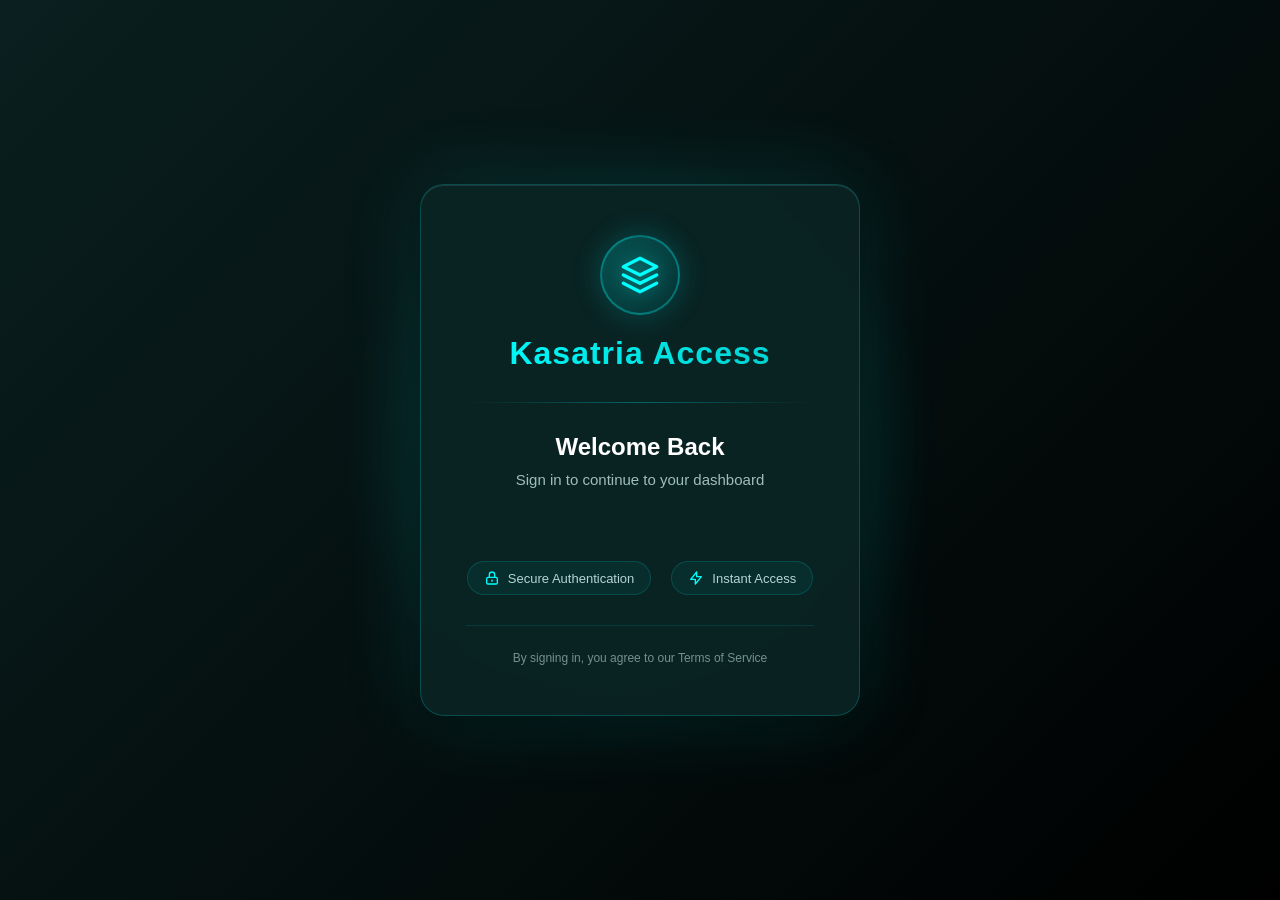
<file: index.html>
<!DOCTYPE html>
<html lang="en">
<head>
  <meta charset="UTF-8">
  <title>Three.js Periodic Table</title>
  <meta name="viewport" content="width=device-width, initial-scale=1.0">
  <link type="text/css" rel="stylesheet" href="main.css">
  <link rel="stylesheet" href="style.css">
</head>
<body>

<div id="container"></div>
		<div id="menu">
			<button id="table">TABLE</button>
			<button id="sphere">SPHERE</button>
			<button id="helix">HELIX</button>
			<button id="grid">GRID</button>
      <button id="logout">LOG OUT</button>
		</div>
  <script type="module" src="script.js"></script>
</body>
</html>
</file>
<file: main.css>
body {
	margin: 0;
	background-color: #000;
	color: #fff;
	font-family: Monospace;
	font-size: 13px;
	line-height: 24px;
	overscroll-behavior: none;
}

a {
	color: #ff0;
	text-decoration: none;
}

a:hover {
	text-decoration: underline;
}

button {
	cursor: pointer;
	text-transform: uppercase;
}

#info {
	position: absolute;
	top: 0px;
	width: 100%;
	padding: 10px;
	box-sizing: border-box;
	text-align: center;
	-moz-user-select: none;
	-webkit-user-select: none;
	-ms-user-select: none;
	user-select: none;
	pointer-events: none;
	z-index: 1; /* TODO Solve this in HTML */
}

a, button, input, select {
	pointer-events: auto;
}

.lil-gui {
	z-index: 2 !important; /* TODO Solve this in HTML */
}

@media all and ( max-width: 640px ) {
	.lil-gui.root { 
		right: auto;
		top: auto;
		max-height: 50%;
		max-width: 80%;
		bottom: 0;
		left: 0;
	}
}

#overlay {
	position: absolute;
	font-size: 16px;
	z-index: 2;
	top: 0;
	left: 0;
	width: 100%;
	height: 100%;
	display: flex;
	align-items: center;
	justify-content: center;
	flex-direction: column;
	background: rgba(0,0,0,0.7);
}

	#overlay button {
		background: transparent;
		border: 0;
		border: 1px solid rgb(255, 255, 255);
		border-radius: 4px;
		color: #ffffff;
		padding: 12px 18px;
		text-transform: uppercase;
		cursor: pointer;
	}

#notSupported {
	width: 50%;
	margin: auto;
	background-color: #f00;
	margin-top: 20px;
	padding: 10px;
}
</file>
<file: style.css>
a {
  color: #8ff;
}

#menu {
  position: absolute;
  bottom: 20px;
  width: 100%;
  text-align: center;
}

.element {
  width: 165px;
  height: 165px;

  box-shadow: 0px 0px 12px rgba(0,255,255,0.5);
  border: 1px solid rgba(127,255,255,0.25);

  font-family: Helvetica, sans-serif;
  text-align: center;
  cursor: default;

  display: flex;
  flex-direction: column;
  align-items: center;
  justify-content: flex-start;

  padding: 10px;
}


.element:hover {
  box-shadow: 0px 0px 12px rgba(0,255,255,0.75);
  border: 1px solid rgba(127,255,255,0.75);
}

  .element .number {
    position: absolute;
    top: 20px;
    right: 20px;
    font-size: 12px;
    color: rgba(127,255,255,0.75);
  }

.element .symbol {
  font-size: 14px;
  font-weight: bold;
  color: rgba(255,255,255,0.9);

  margin-top: 6px;

  white-space: nowrap;
  overflow: hidden;
  text-overflow: ellipsis;
  max-width: 140px;
}


.element .details {
  font-size: 11px;
  color: rgba(200,255,255,0.85);
  margin-top: 6px;
  line-height: 1.4;
}


button {
  color: rgba(127,255,255,0.75);
  background: transparent;
  outline: 1px solid rgba(127,255,255,0.75);
  border: 0px;
  padding: 5px 10px;
  cursor: pointer;
}

button:hover {
  background-color: rgba(0,255,255,0.5);
}

button:active {
  color: #000000;
  background-color: rgba(0,255,255,0.75);
}

.avatar {
  width: 72px;
  height: 72px;
  border-radius: 50%;
  object-fit: cover;

  border: 2px solid rgba(0,255,255,0.6);
  box-shadow: 0 0 10px rgba(0,255,255,0.6);

  margin-top: 4px;
}

.element:hover {
  transform: scale(1.08);
  box-shadow: 0 0 20px rgba(0,255,255,0.9);
  border-color: rgba(0,255,255,0.9);
}
</file>
<file: login.css>
* {
  margin: 0;
  padding: 0;
  box-sizing: border-box;
}

body {
  margin: 0;
  min-height: 100vh;
  display: flex;
  align-items: center;
  justify-content: center;
  background: linear-gradient(135deg, #0a1f1f 0%, #000000 100%);
  font-family: -apple-system, BlinkMacSystemFont, 'Segoe UI', Roboto, Oxygen, Ubuntu, Cantarell, sans-serif;
  position: relative;
  overflow: hidden;
  padding: 20px;
}

/* Animated background glow */
.background-glow {
  position: absolute;
  width: 600px;
  height: 600px;
  background: radial-gradient(circle, rgba(0, 255, 255, 0.15) 0%, transparent 70%);
  border-radius: 50%;
  top: 50%;
  left: 50%;
  transform: translate(-50%, -50%);
  animation: pulse 4s ease-in-out infinite;
  pointer-events: none;
}

@keyframes pulse {
  0%, 100% {
    transform: translate(-50%, -50%) scale(1);
    opacity: 0.5;
  }
  50% {
    transform: translate(-50%, -50%) scale(1.1);
    opacity: 0.8;
  }
}

.login-container {
  background: rgba(10, 35, 35, 0.95);
  backdrop-filter: blur(20px);
  border: 1px solid rgba(0, 255, 255, 0.2);
  padding: 50px 45px;
  text-align: center;
  color: #e0ffff;
  border-radius: 24px;
  box-shadow: 
    0 8px 32px rgba(0, 0, 0, 0.4),
    0 0 80px rgba(0, 255, 255, 0.15),
    inset 0 1px 0 rgba(255, 255, 255, 0.1);
  max-width: 440px;
  width: 100%;
  position: relative;
  z-index: 1;
  animation: slideIn 0.6s ease-out;
}

@keyframes slideIn {
  from {
    opacity: 0;
    transform: translateY(30px);
  }
  to {
    opacity: 1;
    transform: translateY(0);
  }
}

/* Logo Section */
.logo-section {
  margin-bottom: 30px;
}

.logo-circle {
  width: 80px;
  height: 80px;
  margin: 0 auto 20px;
  background: linear-gradient(135deg, rgba(0, 255, 255, 0.2) 0%, rgba(0, 200, 200, 0.1) 100%);
  border-radius: 50%;
  display: flex;
  align-items: center;
  justify-content: center;
  border: 2px solid rgba(0, 255, 255, 0.3);
  box-shadow: 0 0 30px rgba(0, 255, 255, 0.2);
  animation: float 3s ease-in-out infinite;
}

@keyframes float {
  0%, 100% {
    transform: translateY(0px);
  }
  50% {
    transform: translateY(-10px);
  }
}

.logo-circle svg {
  width: 40px;
  height: 40px;
  color: #00ffff;
  filter: drop-shadow(0 0 10px rgba(0, 255, 255, 0.5));
}

.logo-section h1 {
  font-size: 32px;
  font-weight: 700;
  background: linear-gradient(135deg, #00ffff 0%, #00cccc 100%);
  -webkit-background-clip: text;
  -webkit-text-fill-color: transparent;
  background-clip: text;
  margin-bottom: 8px;
  letter-spacing: 1px;
}

/* Divider */
.divider {
  height: 1px;
  background: linear-gradient(90deg, transparent 0%, rgba(0, 255, 255, 0.3) 50%, transparent 100%);
  margin: 30px 0;
}

/* Content Section */
.content-section {
  margin-bottom: 30px;
}

.content-section h2 {
  font-size: 24px;
  font-weight: 600;
  color: #ffffff;
  margin-bottom: 8px;
}

.content-section p {
  font-size: 15px;
  color: rgba(224, 255, 255, 0.7);
  margin-bottom: 35px;
  line-height: 1.5;
}

/* Google Button Wrapper */
.google-btn-wrapper {
  display: flex;
  justify-content: center;
  align-items: center;
  margin-bottom: 35px;
  padding: 0;
  background: transparent;
  border-radius: 12px;
  transition: all 0.3s ease;
  width: 100%;
}

#google-btn {
  display: flex;
  justify-content: center;
  align-items: center;
}

/* Style the Google button container to blend better */
#google-btn > div {
  display: flex !important;
  justify-content: center !important;
  margin: 0 auto !important;
}

#google-btn iframe {
  filter: brightness(0.85) saturate(0.9);
  transition: all 0.3s ease;
}

#google-btn:hover iframe {
  filter: brightness(0.95) saturate(1);
  transform: translateY(-2px);
}

/* Custom Google Sign-In Button */
.custom-google-btn {
  display: flex;
  align-items: center;
  justify-content: center;
  gap: 12px;
  width: 100%;
  padding: 14px 24px;
  background: rgba(15, 45, 45, 0.8);
  border: 1.5px solid rgba(0, 255, 255, 0.3);
  border-radius: 10px;
  color: #e0ffff;
  font-size: 16px;
  font-weight: 500;
  cursor: pointer;
  transition: all 0.3s ease;
  box-shadow: 0 4px 15px rgba(0, 0, 0, 0.2);
}

.custom-google-btn:hover {
  background: rgba(20, 55, 55, 0.9);
  border-color: rgba(0, 255, 255, 0.5);
  box-shadow: 0 6px 20px rgba(0, 255, 255, 0.15);
  transform: translateY(-2px);
}

.custom-google-btn:active {
  transform: translateY(0);
}

.custom-google-btn img {
  width: 20px;
  height: 20px;
}

/* Features */
.features {
  display: flex;
  gap: 20px;
  justify-content: center;
  flex-wrap: wrap;
}

.feature-item {
  display: flex;
  align-items: center;
  gap: 8px;
  font-size: 13px;
  color: rgba(224, 255, 255, 0.8);
  padding: 8px 16px;
  background: rgba(0, 255, 255, 0.05);
  border-radius: 20px;
  border: 1px solid rgba(0, 255, 255, 0.15);
  transition: all 0.3s ease;
}

.feature-item:hover {
  background: rgba(0, 255, 255, 0.1);
  border-color: rgba(0, 255, 255, 0.3);
  transform: translateY(-2px);
}

.feature-item svg {
  width: 16px;
  height: 16px;
  color: #00ffff;
}

/* Footer Text */
.footer-text {
  font-size: 12px;
  color: rgba(224, 255, 255, 0.5);
  margin-top: 25px;
  padding-top: 25px;
  border-top: 1px solid rgba(0, 255, 255, 0.1);
}

/* Responsive Design */
@media (max-width: 480px) {
  .login-container {
    padding: 40px 30px;
  }

  .logo-section h1 {
    font-size: 28px;
  }

  .content-section h2 {
    font-size: 22px;
  }

  .features {
    flex-direction: column;
    align-items: center;
  }

  .feature-item {
    width: 100%;
    justify-content: center;
  }
}

/* Custom styling for Google button (optional override) */
.google-btn-wrapper iframe {
  border-radius: 8px !important;
}
</file>
